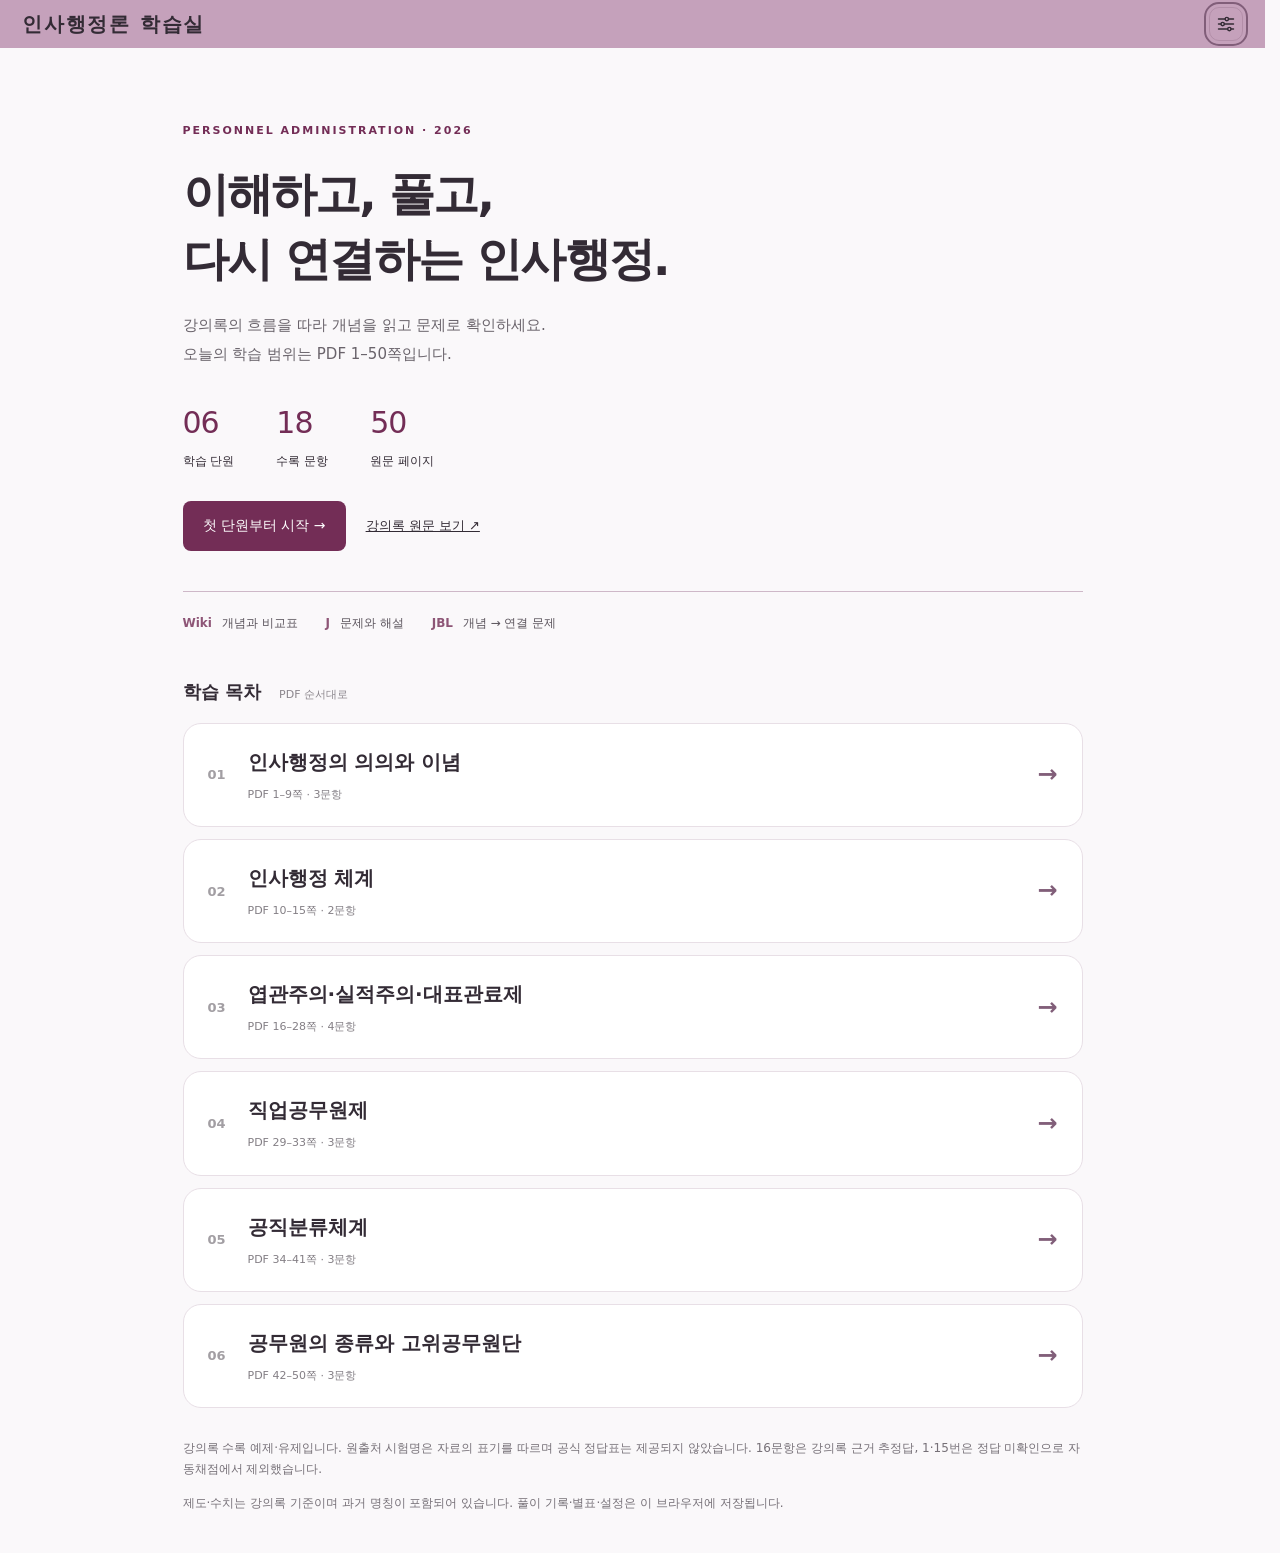
<file: index.html>
<!doctype html>
<html lang="ko">
<head>
  <meta charset="utf-8">
  <meta name="viewport" content="width=device-width,initial-scale=1,viewport-fit=cover">
  <meta name="description" content="인사행정론 PDF 1~50쪽: 6개 단원과 강의록 수록 18문항을 Wiki, J, JBL로 학습합니다.">
  <title>인사행정론 학습실</title>
  <link rel="stylesheet" href="styles.css">
  <script defer src="course-data.js"></script>
  <script defer src="lecture-notes.js"></script>
  <script defer src="jbl-data.js"></script>
  <script defer src="wiki.js"></script>
  <script defer src="app.js"></script>
</head>
<body>
  <header class="masthead" id="masthead">
    <a class="site-logo" href="#home">STUDY NOTE</a>
    <button class="icon-button" id="settings-button" type="button" aria-label="설정 열기" aria-expanded="false" aria-controls="settings">
      <svg viewBox="0 0 24 24" aria-hidden="true"><path d="M3 6h8m4 0h6M3 12h3m4 0h11M3 18h11m4 0h3"/><circle cx="13" cy="6" r="2"/><circle cx="8" cy="12" r="2"/><circle cx="16" cy="18" r="2"/></svg>
    </button>
  </header>
  <button id="recall-bar" hidden aria-label="강의 제목과 Wiki J JBL 버튼으로 이동" title="강의 메뉴 다시 보기"></button>
  <div id="settings-backdrop" hidden></div>
  <aside id="settings" hidden aria-label="학습 설정">
    <div class="settings-label">화면 모드</div>
    <div class="tool-row">
      <button id="theme-toggle" class="tool-button" aria-pressed="false"><span aria-hidden="true">☾</span> 다크모드</button>
      <button id="gesture-toggle" class="tool-button" aria-pressed="false"><span aria-hidden="true">↔</span> 제스처 끄기</button>
    </div>
    <label class="scale-label" for="font-scale">글씨 크기 <output id="scale-label">100%</output></label>
    <input type="range" id="font-scale" min="50" max="150" step="5" value="100">
    <button id="fold-all" class="tool-button" hidden><span aria-hidden="true">−</span> 모든 문단 접기</button>
  </aside>
  <main id="app"></main>
  <aside id="linked-panel" hidden aria-label="연결된 내용">
    <header class="panel-head">
      <strong id="panel-title">연결된 내용</strong>
      <div>
        <button id="panel-back" class="icon-button" aria-label="연결된 내용 뒤로가기">←</button>
        <button id="panel-expand" class="icon-button" aria-label="연결된 내용 전체화면" aria-pressed="false">−</button>
        <button id="panel-close" class="icon-button" aria-label="연결된 내용 닫기">×</button>
      </div>
    </header>
    <div id="panel-body" tabindex="-1"></div>
    <nav id="panel-nav" class="question-nav" aria-label="연결 문항 이동" hidden></nav>
  </aside>
  <dialog id="image-dialog" aria-label="이미지 확대">
    <button id="image-close" class="icon-button" aria-label="이미지 닫기">×</button>
    <img id="large-image" alt="">
  </dialog>
  <div id="notice" role="status" aria-live="polite"></div>
  <noscript>이 사이트를 사용하려면 브라우저의 JavaScript를 켜 주세요.</noscript>
</body>
</html>
</file>
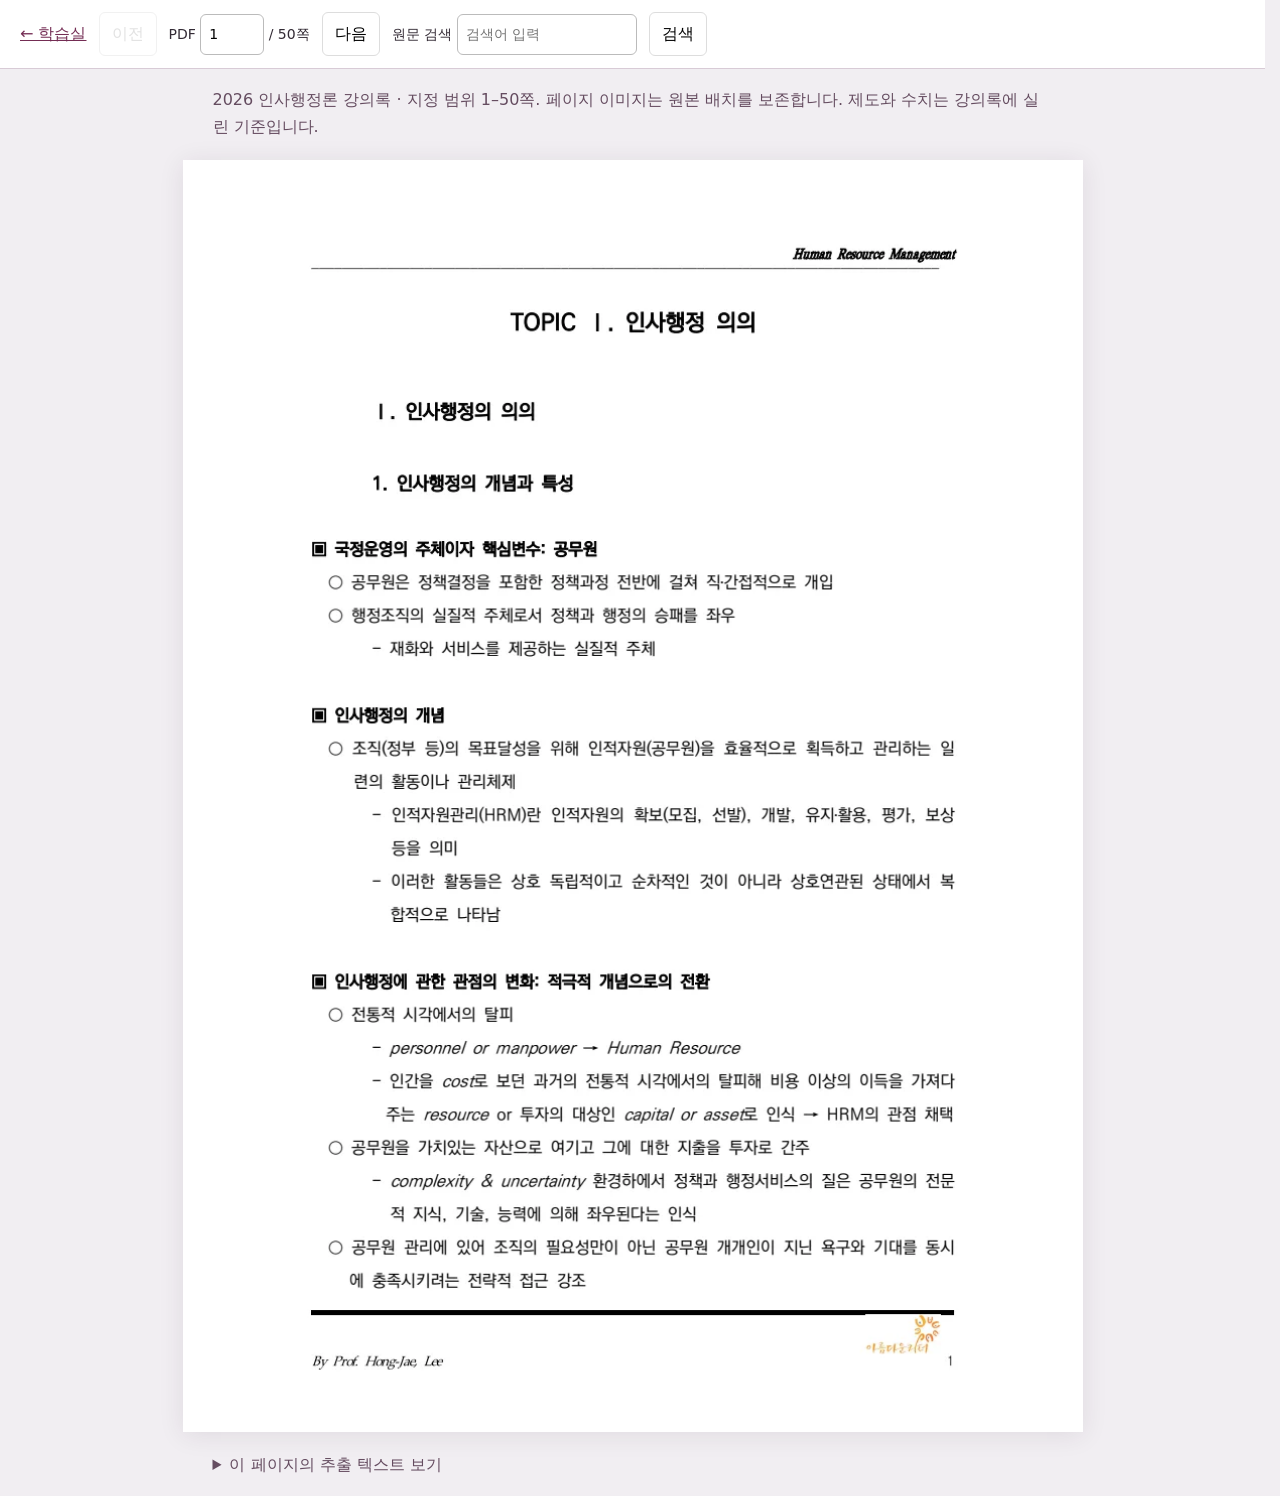
<file: reader.html>
<!doctype html><html lang="ko"><head><meta charset="utf-8"><meta name="viewport" content="width=device-width,initial-scale=1"><title>강의록 원문 · 1–50쪽</title><link rel="stylesheet" href="styles.css"><style>
body{background:#f1eef2}.reader-bar{position:sticky;top:0;background:#fff;z-index:5;padding:12px 20px;display:flex;gap:12px;align-items:center;flex-wrap:wrap;border-bottom:1px solid #d8cbd6}.reader-bar a{color:#742d54}.reader-bar input{width:64px;padding:8px;border:1px solid #bbb;border-radius:6px}.reader-bar button{padding:8px 12px;border:1px solid #ddd;background:#fff;border-radius:6px;cursor:pointer}.source-page{display:block;width:min(100%,900px);height:auto;margin:20px auto;box-shadow:0 3px 24px #38203318}.reader-note,details{max-width:880px;margin:18px auto;padding:0 20px;color:#654c60}details p{white-space:pre-wrap;line-height:1.9;background:white;padding:24px}button:disabled{opacity:.4}#reader-search{width:180px}#hits a{display:inline-block;margin:5px;color:#742d54}.reader-bar label{font-size:14px}
</style><script defer src="source-data.js"></script><script defer src="reader.js"></script></head><body><nav class="reader-bar" aria-label="원문 탐색"><a href="index.html">← 학습실</a><button id="prev">이전</button><label>PDF <input id="page" type="number" min="1" max="50" value="1" aria-label="PDF 페이지"> / 50쪽</label><button id="next">다음</button><label>원문 검색 <input id="reader-search" type="search" placeholder="검색어 입력"></label><button id="search">검색</button></nav><p class="reader-note">2026 인사행정론 강의록 · 지정 범위 1–50쪽. 페이지 이미지는 원본 배치를 보존합니다. 제도와 수치는 강의록에 실린 기준입니다.</p><div id="hits" class="reader-note" role="status"></div><main><img id="scan" class="source-page" alt="강의록 1쪽"><details><summary>이 페이지의 추출 텍스트 보기</summary><p id="text"></p></details></main></body></html>
</file>
<file: styles.css>
/* 호흡기계 사이트의 색·폰트·학습 화면을 바탕으로 정리한 독립형 템플릿. */
:root{--brand:#c5a1bb;--deep:#5b334f;--accent:#815e79;--soft:#f8f0f5;--paper:#fff;--canvas:#faf8fa;--ink:#332b35;--muted:#716875;--line:#e8dfe6;--body-ink:#744d67;--scale:1;--top:48px;--good:#225cff;--good-bg:#eff6ff;--good-line:#a4c8ff;--bad:#b74158;--bad-bg:#fff0f2;--nav:#0f172a;--shadow:0 18px 50px #38202e16;color-scheme:light}
:root[data-theme=dark]{--brand:#281d26;--paper:#000;--canvas:#000;--ink:#fff;--muted:#ddd;--line:#352a33;--body-ink:#fff;--soft:#20151e;--accent:#e1b2d3;--deep:#5b334f;--good:#a4c8ff;--good-bg:#10203a;--good-line:#365b89;--bad:#ff9fae;--bad-bg:#34161d;--nav:#252535;color-scheme:dark}
*{box-sizing:border-box} [hidden]{display:none!important} :where(html,body,body *){touch-action:manipulation} html{scrollbar-gutter:stable;scroll-padding-top:64px} body{margin:0;background:var(--canvas);color:var(--ink);font-family:Pretendard,"Noto Sans KR","Apple SD Gothic Neo",system-ui,sans-serif;line-height:1.65} button,input,textarea,select{font:inherit} button,a,input,select,textarea{-webkit-tap-highlight-color:transparent} button{cursor:pointer} button:disabled,button[aria-disabled=true]{opacity:.38;cursor:default;touch-action:manipulation} a{color:var(--accent)} :focus-visible{outline:2px solid var(--accent);outline-offset:3px} .icon-button{width:36px;height:36px;display:inline-grid;place-items:center;border:1px solid var(--line);border-radius:10px;background:var(--paper);color:inherit;font-size:23px;flex-shrink:0} .icon-button svg{width:20px;height:20px;fill:none;stroke:currentColor;stroke-width:1.7;stroke-linecap:round} .masthead{position:sticky;top:0;z-index:60;height:var(--top);padding:7px 22px;display:flex;justify-content:space-between;align-items:center;gap:12px;background:var(--brand);color:#332b35} [data-theme=dark] .masthead{color:#fff} .masthead .icon-button{background:transparent;border-color:#67415d30;width:34px;height:34px} .site-logo{font-size:20px;font-weight:850;letter-spacing:.09em;text-decoration:none;color:inherit;line-height:1.3} #app{padding:16px 16px 8px;min-width:0} .home{max-width:900px;margin:20px auto} .home h1{font-size:24px;letter-spacing:-.035em;margin:0 0 18px} .course-list{display:grid;gap:12px} .course-link{display:flex;align-items:center;justify-content:space-between;padding:22px 24px;gap:16px;border:1px solid var(--line);border-radius:18px;background:var(--paper);color:var(--ink);text-decoration:none;font-size:20px;font-weight:700} .course-link:hover{border-color:var(--accent)} .course-link span:last-child{font-size:24px;color:var(--accent)} .empty{padding:28px;border:1px dashed var(--line);border-radius:18px;color:var(--muted);background:var(--paper)}
.lecture-bar{display:flex;align-items:center;justify-content:space-between;gap:18px;padding:22px 26px;background:var(--deep);color:#fff;border-radius:22px;margin:0 0 10px} .lecture-bar h1{font-size:28px;line-height:1.35;margin:0;flex:1;min-width:0;overflow-wrap:anywhere} .lecture-tools{display:flex;align-items:center;gap:8px;flex-wrap:wrap;justify-content:flex-end} .lecture-tools .icon-button{width:42px;height:42px;background:#ffffff12;color:#fff;border-color:#ffffff38;border-radius:12px} .lecture-number{width:50px;height:42px;border:0;border-radius:12px;text-align:center;font-size:20px;font-weight:800;background:#fff;color:var(--deep)} .tabs{display:flex;border:1px solid #ffffff45;border-radius:12px;padding:3px;gap:2px} .tabs button{background:transparent;border:0;color:#ead8e5;border-radius:9px;padding:6px 13px;font-weight:750;font-size:15px} .tabs button[aria-selected=true]{background:#fff;color:var(--deep)} #recall-bar{position:fixed;top:48px;left:calc(50% - 24px);width:48px;height:6px;background:#aaa9ad;border:0;border-radius:0 0 5px 5px;z-index:61;padding:0} #study-view{min-width:0;animation:arrive .2s ease} .question-view{padding-bottom:70px}
#settings-backdrop{position:fixed;inset:48px 0 0;z-index:69;background:#160c1717} #settings{position:fixed;right:max(16px,env(safe-area-inset-right));top:56px;z-index:70;width:min(390px,calc(100% - 32px));max-height:calc(100dvh - 72px);overflow:auto;padding:20px;border:1px solid var(--line);border-radius:20px;background:color-mix(in srgb,var(--paper) 88%,transparent);backdrop-filter:blur(22px);-webkit-backdrop-filter:blur(22px);box-shadow:var(--shadow);animation:drop .23s ease} .settings-label{font-size:13px;font-weight:750;color:var(--muted);margin-bottom:10px} .tool-row{display:flex;gap:8px;flex-wrap:wrap} .tool-button{display:inline-flex;align-items:center;gap:9px;padding:10px 13px;border:1px solid var(--line);border-radius:12px;background:var(--paper);color:var(--ink);font-size:14px} .tool-button span{font-size:22px;line-height:1} .tool-button[aria-pressed=true]{background:var(--soft);color:var(--accent);border-color:var(--accent)} .scale-label{display:flex;justify-content:space-between;font-size:13px;margin:20px 0 8px} #font-scale{width:100%;accent-color:var(--accent)} #fold-all{margin-top:16px}
.wiki-note{border:1px solid var(--line);background:var(--paper);border-radius:20px;padding:28px 32px;min-width:0;font-size:calc(18px * var(--scale));color:var(--body-ink)} .wiki-note>h2{font-size:calc(30px * var(--scale));line-height:1.4;color:var(--ink);margin:0 0 18px} .wiki-summary{padding-bottom:22px;margin-bottom:24px;border-bottom:1px solid var(--line)} .wiki-note p{margin:0 0 16px;overflow-wrap:anywhere} .wiki-section{margin:0 0 26px;padding:0 0 20px;border-bottom:1px solid var(--line);scroll-margin-top:64px} .wiki-section:last-child{border:0;margin:0;padding:0} .section-head{display:flex;justify-content:space-between;align-items:flex-start;gap:12px;margin:20px 0 14px} .section-head h3{margin:0;font-size:calc(25px * var(--scale));line-height:1.4;color:var(--deep)} [data-theme=dark] .section-head h3{color:#e8c5dd} .section-actions{display:flex;gap:6px} .section-actions button{background:var(--paper);border:1px solid var(--line);border-radius:9px;width:30px;height:30px;color:var(--accent);font-size:18px;padding:0} .wiki-section h4,.fragment h4{font-size:calc((18px + 2pt) * var(--scale));color:#623152;line-height:1.45;margin:25px 0 12px;scroll-margin-top:64px} .wiki-subsection{margin-left:22px} .wiki-subsection h5{font-size:calc((18px - 1pt) * var(--scale));color:var(--accent);margin:20px 0 10px} [data-theme=dark] .wiki-section h4,[data-theme=dark] .fragment h4{color:#fff} .wiki-note ul,.fragment ul{padding-left:24px;margin:12px 0 20px} .wiki-note li,.fragment li{margin:8px 0;overflow-wrap:anywhere} .wiki-highlight{color:var(--accent);font-weight:850} .wiki-muted{color:var(--muted);font-size:.9em} .wiki-callout{border-left:4px solid #bb89aa;background:var(--soft);border-radius:0 10px 10px 0;padding:14px 18px;margin:20px 0;overflow-wrap:anywhere} .wiki-link{color:var(--accent);font-weight:700;text-decoration:none;border-bottom:1px solid #bb89aa} .wiki-link:hover{background:var(--soft)} .j-link{display:inline-block;text-decoration:none;padding:3px 9px;border:1px solid #d9bdd0;border-radius:8px;color:var(--accent);background:var(--soft);font-size:.86em;font-weight:750;line-height:1.6;vertical-align:baseline} .wiki-table-wrap{overflow-x:auto;max-width:100%;margin:18px 0;border:1px solid var(--line);border-radius:14px} .wiki-table{border-collapse:collapse;width:100%;font-size:calc(15px * var(--scale));text-align:left;min-width:320px} .wiki-table th{background:var(--soft);font-weight:750;color:var(--ink)} .wiki-table td,.wiki-table th{padding:12px 14px;border-bottom:1px solid var(--line);overflow-wrap:anywhere} .wiki-table tr:last-child td{border-bottom:0} .wiki-figure{margin:22px auto;max-width:780px;padding:14px;background:var(--paper);border:1px solid var(--line);border-radius:20px;text-align:center} .wiki-figure img{max-width:100%;height:auto;max-height:650px;object-fit:contain;cursor:zoom-in;display:block;margin:auto} figcaption{font-size:calc(15px * var(--scale));line-height:1.55;color:var(--body-ink);margin-top:10px} .wiki-formula{padding:20px 24px;background:var(--soft);border:1px solid #d9bdd0;border-left:4px solid #98658c;border-radius:14px;margin:24px 0} .formula-label{font-size:.85em;font-weight:750;color:var(--accent)} .formula-equation{font-size:calc(29px * var(--scale));font-weight:750;color:var(--deep);overflow-x:auto;padding:12px 0;white-space:nowrap} [data-theme=dark] .formula-equation{color:#fff} .formula-note{font-size:.9em} .footnotes{border-top:1px solid var(--line);font-size:.83em;margin-top:24px;padding-top:16px} .footnote-link{font-size:.75em} .missing-link{border-bottom:1px dashed var(--bad);color:var(--bad)}
.j-card{background:var(--paper);border:1px solid #dfe6ed;border-radius:20px;overflow:hidden;color:var(--ink);min-width:0} [data-theme=dark] .j-card{border-color:var(--line)} .j-head{padding:20px 22px 18px;border-bottom:1px solid var(--line)} .j-meta{display:flex;align-items:center;justify-content:space-between;gap:12px;margin-bottom:14px;flex-wrap:wrap;color:#8896a9;font-size:12px} .j-controls{display:flex;align-items:center;gap:8px} .question-number{width:66px;height:36px;padding:0 6px;border:1px solid #dfe6ed;border-radius:18px;background:#f8fafc;color:#475569;text-align:center;font-size:13px;font-weight:800} .status-select{width:36px;height:36px;border:1px solid var(--line);border-radius:8px;background:var(--paper);appearance:none;color:var(--ink);text-align:center;font-size:22px;cursor:pointer} .status-select[data-status=o]{color:#277449}.status-select[data-status=x]{color:#b74158}.status-select[data-status=triangle]{color:#986a18} .star-button{width:36px;height:36px;border:1px solid var(--line);border-radius:50%;background:var(--paper);color:#91a0b4;font-size:25px;padding:0;line-height:1} .star-button[aria-pressed=true]{color:#98658c;background:var(--soft)} .j-stem{font-size:calc(22px * var(--scale));font-weight:750;line-height:1.65;margin:0;overflow-wrap:anywhere} .j-content{padding:18px 20px 22px} .j-passage{padding:16px 20px;border:1px solid var(--line);border-radius:16px;background:var(--soft);margin-bottom:16px;font-size:calc(17px * var(--scale))} .j-choices{background:#f8fafc;border-radius:18px;padding:9px} .j-choice{display:flex;align-items:flex-start;gap:10px;width:100%;padding:11px 13px;margin-bottom:7px;border:1px solid transparent;border-radius:13px;background:var(--paper);color:var(--ink);text-align:left;font-size:calc(17px * var(--scale));line-height:1.6;overflow-wrap:anywhere} .j-choice:last-child{margin-bottom:0} .choice-number{width:27px;height:27px;display:inline-grid;place-items:center;flex-shrink:0;border-radius:50%;background:#e2e8f0;color:#475569;font-size:13px;font-weight:800;margin-top:1px} .j-choice.selected{border-color:#a8b6c9;background:#f1f5f9} .j-choice.correct{border-color:var(--good-line);background:var(--good-bg);color:var(--good)} .j-choice.correct .choice-number{background:#dcecff;color:var(--good)} .j-choice.wrong{background:var(--bad-bg);border-color:#e9a8b4;color:var(--bad)} [data-theme=dark] .j-choices{background:#121014} [data-theme=dark] .j-choice.selected{background:#20202c} [data-theme=dark] .choice-number{background:#29313c;color:#fff} .j-note{font-size:13px;color:var(--muted);margin:12px 0 0} .short-answer{width:100%;min-height:110px;resize:vertical;border:1px solid var(--line);border-radius:12px;background:var(--paper);color:var(--ink);padding:14px;font-size:calc(17px * var(--scale))} .small-action{margin-top:10px;padding:9px 14px;border-radius:10px;background:var(--soft);border:1px solid var(--line);color:var(--accent)}
.question-nav{display:flex;justify-content:space-between;align-items:center;gap:12px;padding:10px 12px;border-top:1px solid var(--line);background:var(--paper);min-width:0} .question-nav.main-nav{position:fixed;bottom:0;left:16px;right:16px;z-index:30;padding-bottom:max(10px,env(safe-area-inset-bottom))} .nav-actions,.nav-pages{display:flex;align-items:center;gap:8px;min-width:0} .question-nav button{padding:9px 12px;border:0;border-radius:12px;background:var(--nav);color:#fff;font-size:14px;font-weight:750;white-space:nowrap} .counter{font-size:15px;font-weight:750;color:var(--ink);white-space:nowrap} .concept-title{font-size:calc(21px * var(--scale));margin:0;color:var(--deep)} .j-concept .fragment{padding:22px 26px}.fragment{font-size:calc(17px * var(--scale));line-height:1.8;color:var(--body-ink);overflow-wrap:anywhere} .fragment p{margin:0 0 16px} .fragment h3{font-size:calc(24px * var(--scale));color:var(--deep);margin:22px 0 12px}.answer-box{background:var(--good-bg);border:1px solid var(--good-line);border-radius:12px;padding:16px 18px;margin:0 0 20px;color:var(--ink);font-weight:700}.concept-label{color:var(--accent);font-size:13px;font-weight:700}
#linked-panel{position:fixed;top:48px;bottom:0;right:0;width:50%;display:flex;flex-direction:column;min-width:0;border-left:1px solid var(--line);background:var(--paper);z-index:45;animation:panel-in .22s ease} .panel-head{display:flex;align-items:center;justify-content:space-between;gap:12px;padding:12px 20px;background:var(--soft);border-bottom:1px solid var(--line);min-height:60px;touch-action:manipulation} .panel-head strong{min-width:0;overflow-wrap:anywhere}.panel-head>div{display:flex;gap:7px;flex-shrink:0}.panel-head .icon-button{border-radius:50%;color:var(--deep)} [data-theme=dark] .panel-head .icon-button{color:#fff} #panel-body{flex:1;min-height:0;overflow:auto;padding:18px 22px;overscroll-behavior-y:contain;scrollbar-gutter:stable} #panel-body>.wiki-note{border:0;padding:0} #panel-body .j-card{margin:0} #panel-nav{flex-shrink:0} #linked-panel.full{width:100%} body.panel-open #app{width:50%} body.panel-open .main-nav{right:calc(50% + 16px)} #linked-panel.closing{animation:panel-out .18s ease forwards} .photo-row{background:var(--soft);padding:12px;border-radius:14px;margin:0 0 16px} .photo-row img{max-width:100%;display:block;margin:auto;cursor:zoom-in;max-height:550px;object-fit:contain} #image-dialog{max-width:96vw;max-height:96dvh;padding:16px;border:1px solid var(--line);border-radius:16px;background:var(--paper);color:var(--ink)} #image-dialog::backdrop{background:#0009;backdrop-filter:blur(5px)} #image-close{position:sticky;top:0;float:right;z-index:2} #large-image{max-width:88vw;max-height:85dvh;object-fit:contain;display:block} #notice{position:fixed;left:50%;bottom:80px;transform:translateX(-50%);padding:10px 18px;border-radius:12px;background:var(--nav);color:#fff;z-index:100;max-width:90vw;pointer-events:none;opacity:0;transition:opacity .15s} #notice.visible{opacity:1}
@keyframes panel-in{from{opacity:0;transform:translateX(22px);filter:blur(5px)}to{opacity:1;transform:none;filter:none}} @keyframes panel-out{to{opacity:0;transform:translateX(18px);filter:blur(5px)}} @keyframes drop{from{opacity:0;transform:translateY(-16px);filter:blur(4px)}to{opacity:1;transform:none;filter:none}} @keyframes arrive{from{opacity:.55;transform:translateX(8px);filter:blur(2px)}to{opacity:1;transform:none;filter:none}}
@media(max-width:800px){.masthead{padding:7px 18px}.site-logo{font-size:17px}#app{padding:10px 10px 6px}.lecture-bar{padding:18px;border-radius:18px;flex-wrap:wrap;gap:14px}.lecture-bar h1{font-size:23px;flex-basis:100%}.lecture-tools{width:100%;justify-content:flex-end;gap:6px}.lecture-tools .icon-button{width:38px;height:38px}.lecture-number{height:38px;width:42px}.tabs{margin-right:auto}.tabs button{padding:5px 11px}.wiki-note{padding:20px 18px;font-size:calc(17px * var(--scale))}.wiki-note>h2{font-size:calc(25px * var(--scale))}.section-head h3{font-size:calc(22px * var(--scale))}.wiki-table td,.wiki-table th{padding:10px 12px}.j-head{padding:18px 16px 15px}.j-stem{font-size:calc(20px * var(--scale))}.j-content{padding:15px}.j-concept .fragment{padding:18px}.question-nav{gap:8px;padding:9px 4px}.question-nav.main-nav{left:10px;right:10px}.question-nav button{padding:9px 8px;font-size:12px}.nav-pages,.nav-actions{gap:5px}.counter{font-size:14px}.page-word{display:none}.home{margin:10px auto}.course-link{padding:19px 20px;font-size:18px}.formula-equation{font-size:calc(24px * var(--scale))}.wiki-formula{padding:16px}.section-actions{gap:4px}.section-head{gap:8px}body.panel-open #app{width:100%}body.panel-open .main-nav{right:10px;bottom:52dvh}body.panel-open #app{padding-bottom:52dvh}#linked-panel{top:auto;left:0;width:100%;height:52dvh;border-left:0;border-top:1px solid var(--line)}#linked-panel.full{height:calc(100dvh - 48px);top:48px}.panel-head{padding:9px 12px;min-height:52px;font-size:14px}.panel-head .icon-button{width:32px;height:32px}#panel-body{padding:16px;scrollbar-gutter:auto}#panel-nav{padding-bottom:max(8px,env(safe-area-inset-bottom))}.j-meta{gap:8px}.wiki-subsection{margin-left:14px}}
@media(prefers-reduced-motion:reduce){*,*::before,*::after{animation-duration:.001ms!important;transition-duration:.001ms!important;scroll-behavior:auto!important}}
.lecture-bar,.question-view,#panel-body{touch-action:pan-y pinch-zoom}.masthead{touch-action:pan-x pinch-zoom}:root[data-gestures=off] :is(.lecture-bar,.question-view,#panel-body,.masthead){touch-action:manipulation}
[data-theme=dark] .concept-title,[data-theme=dark] .fragment h3{color:#fff}
:root{--study-accent:#732d56}
.study-intro{padding:32px 0 40px;border-bottom:1px solid #ceb8c8}
.eyebrow{font-size:11px;letter-spacing:2px;color:var(--study-accent);font-weight:700}
.home .study-intro h1{font-size:clamp(28px,4.4vw,46px);line-height:1.4;letter-spacing:-1.8px;margin:20px 0}
.study-intro>p{font-size:15px;line-height:1.9;opacity:.72}
.study-stats{display:flex;gap:42px;margin:30px 0;font-size:12px}
.study-stats span{display:flex;flex-direction:column;gap:4px}.study-stats b{font-size:30px;font-weight:500;letter-spacing:-1px;color:var(--study-accent)}
.start-study{display:inline-block;background:#732d56;color:white!important;padding:13px 20px;border-radius:8px;text-decoration:none;font-size:14px}.source-home{margin-left:20px;font-size:13px;color:inherit}
.mode-guide{display:flex;gap:28px;flex-wrap:wrap;padding:22px 0;font-size:12px;opacity:.8}.mode-guide b{color:var(--study-accent);margin-right:6px}.list-heading{font-size:18px;margin:22px 0 16px}.list-heading small{font-size:11px;margin-left:12px;font-weight:400;opacity:.55}
.course-link .course-index{font-size:13px;opacity:.45;min-width:24px}.course-name{flex:1}.course-name small{display:block;font-size:11px;margin-top:7px;font-weight:400;opacity:.6}.study-footnote{font-size:12px;line-height:1.8;opacity:.66;margin:30px 0}.source-link{font-size:12px}
[data-theme="dark"]{--study-accent:#e5a3ce}
@media(max-width:560px){.study-intro{padding-top:15px}.study-stats{gap:32px}.mode-guide{gap:12px}.source-home{display:inline-block;margin:16px 0 0 12px}.home .study-intro h1{letter-spacing:-1px}}
</file>
